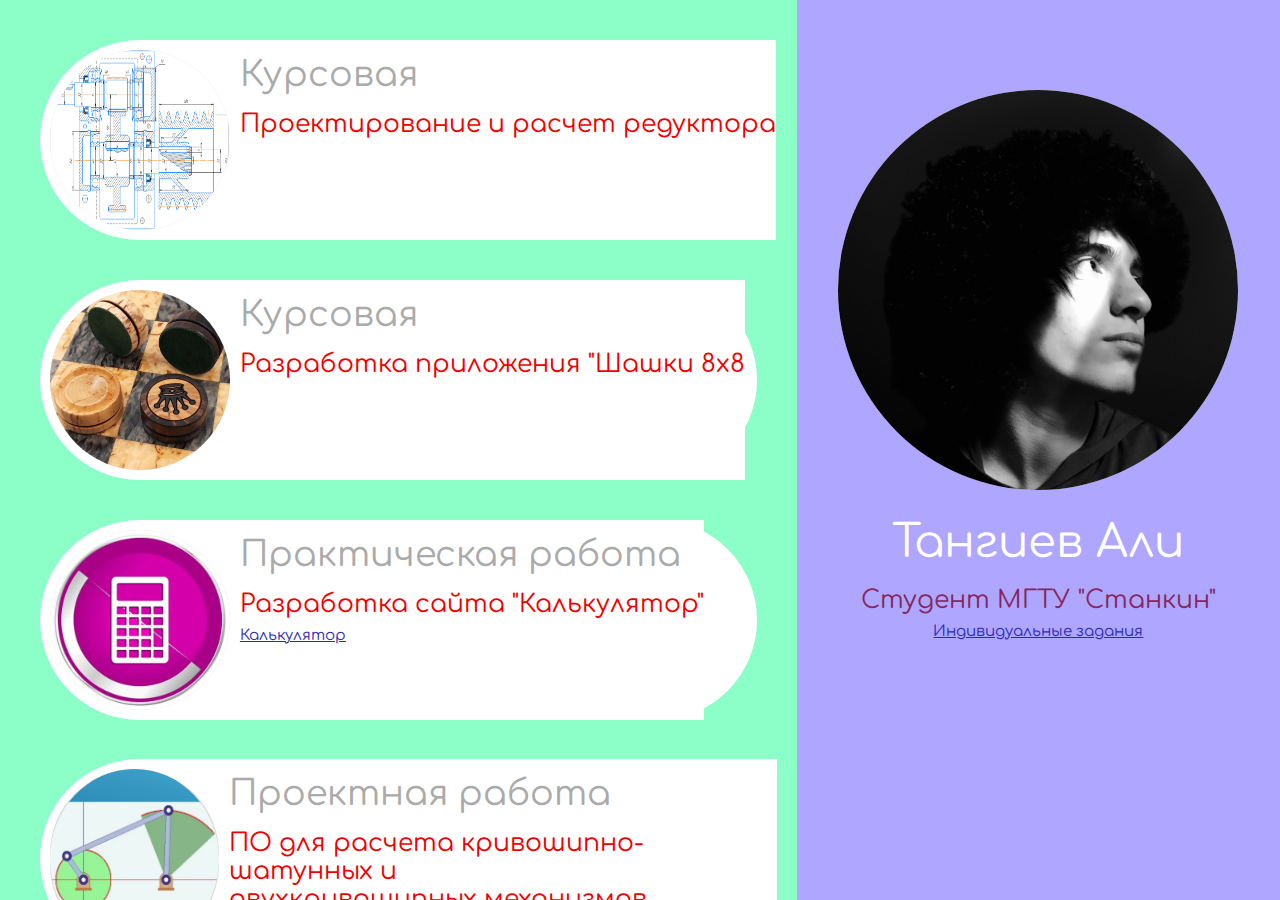
<file: index.html>
<!DOCTYPE html>
<html lang="en">
<head>
    <meta charset="UTF-8">
    <meta http-equiv="X-UA-Compatible" content="IE=edge">
    <meta name="viewport" content="width=device-width, initial-scale=1.0">
    <link rel="stylesheet" href="style.css"><link href="https://fonts.googleapis.com/css2?family=Comfortaa:wght@300;700&display=swap" rel="stylesheet">
    <title>Резюме</title>
</head>
<body>
    <div class="content">
        <div class="skills">
            <div class="skill-block">
                <div class="photo">
                    <img src="images\Mehanica1.png" alt="foto">
                </div>
                <div class="text-content">
                    <div class="work_name">Курсовая</div>
                    <div class="work_rev">Проектирование и расчет редуктора</div>
                </div>
            </div>
            <div class="skill-block">
                <div class="photo">
                    <img src="images\Checkers1.jpg" alt="foto">
                </div>
                <div class="text-content">
                    <div class="work_name">Курсовая</div>
                    <div class="work_rev">Разработка приложения "Шашки 8х8</div>
                </div>
            </div>
            <div class="skill-block">
                <div class="photo">
                    <img src="images\Calculator1.jpg" alt="foto">
                </div>
                <div class="text-content">
                    <div class="work_name">Практическая работа</div>
                    <div class="work_rev">Разработка сайта "Калькулятор"</div>
                        <div class="work_rev">
                            <a href="jstestapp.html">Калькулятор</a>
                        </div>
                </div>
            </div>
            <div class="skill-block">
                <div class="photo">
                    <img src="images\Proekt1.png" alt="foto">
                </div>
                <div class="text-content">
                    <div class="work_name">Проектная работа</div>
                    <div class="work_rev">ПО для расчета кривошипно-шатунных и</div>
                    <div class="work_rev">двухкривошипных механизмов</div>
                </div>
            </div>
        </div>
        <div class="info">
            <div class="image">
                <img src="images\Avatar1.jpg" alt="foto">
            </div>
            <div class="name">Тангиев Али</div>
            <div class="rev">Студент МГТУ "Станкин"</div>
            <div class="rev">
                <a href="form.html">Индивидуальные задания</a>
            </div>
        </div>
    </div>
</body>
</html>
</file>
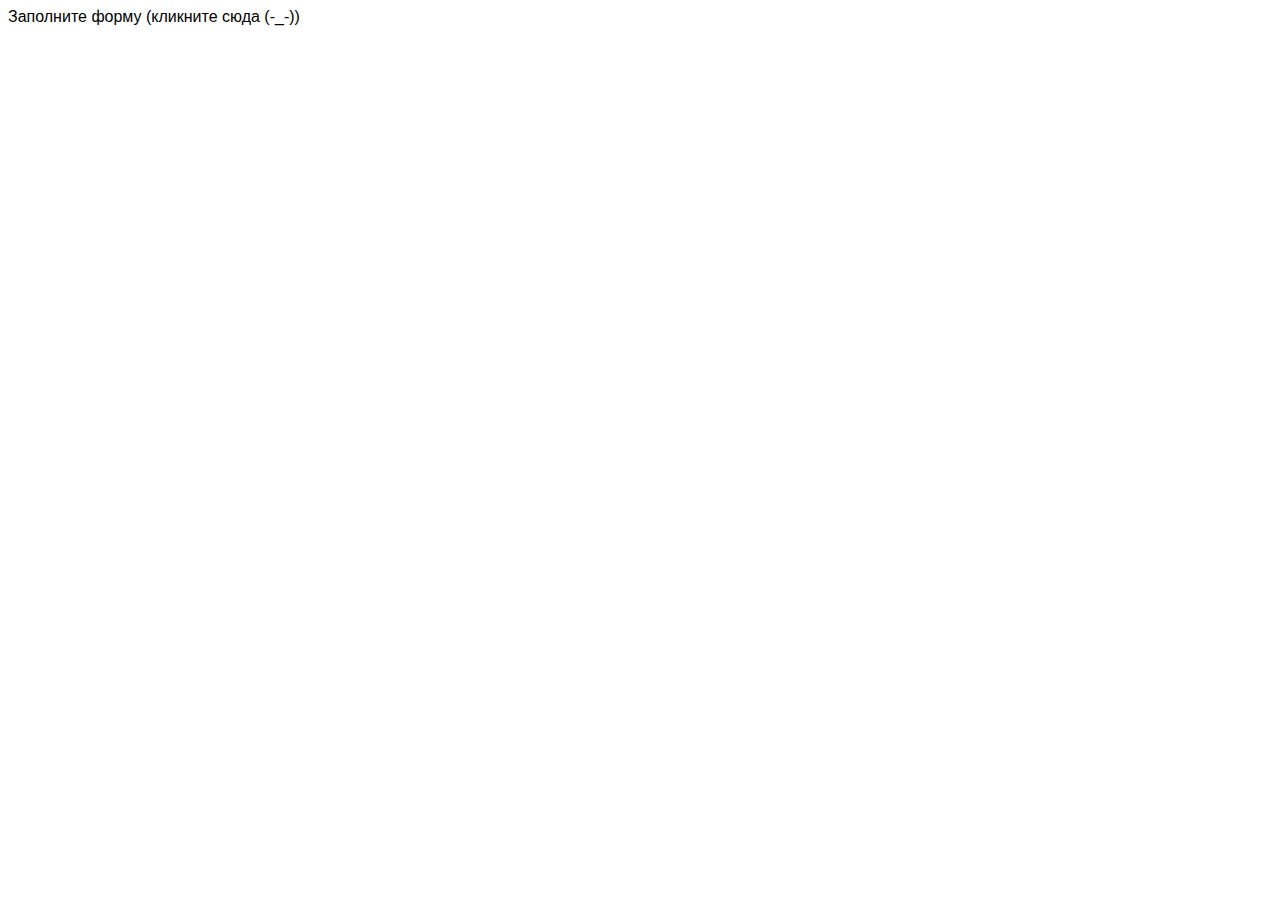
<file: form.html>
<!DOCTYPE html>
<html lang="en">
<head>
    <meta charset="UTF-8">
    <meta http-equiv="X-UA-Compatible" content="IE=edge">
    <meta name="viewport" content="width=device-width, initial-scale=1.0">
    <title>Индивидуальные задания</title>
</head>
<style>
    body{
        font-family: 'Trebuchet MS', 'Lucida Sans Unicode', 'Lucida Grande', 'Lucida Sans', Arial, sans-serif;
    }
    h1{
        font-size: 45px;
    }
    .button{
        font-family: 'Trebuchet MS', 'Lucida Sans Unicode', 'Lucida Grande', 'Lucida Sans', Arial, sans-serif;
        background-color: #e3e300;
        color:rgb(0, 0, 0);
        border: 2px solid #9d9d00;
    }
    .button:hover{
        font-family: 'Trebuchet MS', 'Lucida Sans Unicode', 'Lucida Grande', 'Lucida Sans', Arial, sans-serif;
        background-color: #858500;
        color:rgb(0, 0, 0);
        border: 2px solid #444400;
    }
</style>
<script>
    function Start(){
        vkl.style.display = "none";
        forma.style.display = "none";
    }
    function calcD() {
        if(_i1.value<_i2.value)
            alert(_i1.value);
        if(_i2.value<_i1.value)
            alert(_i2.value);
        if(_i2.value==_i1.value)
            alert("Они равны");
    }
    function sayMyName() {
        let name = "Али";
        let admin;
        admin = name;
        alert(admin);
    }
    function oldyAreHere() {
        var year = prompt('Сколько вам лет?','Введите сюда ваш возраст');
        var tochno = confirm('Вы уверены, что вам '+year+'?');
        if(!tochno)
            oldyAreHere();
        if(tochno)
            alert('Принято, выполняющему '+year+' лет');
    }
    function Check() {
        if((_i1.value!="")&&(_i2.value!="")&&(_name.value!="")&&(comm.value!="")){
            vkl.style.display = "block";
            setForm.style.display = "none";
        }
    }
    function _сheck() {
        if((l1.checked)||(l2.checked)||(l3.checked)||(l4.checked)||(l5.checked))
        if(l6.checked){
            alert("У вас есть способность прогать и считать)"); 
            return true;
        }
    }
    function viklCheck(){
        l1.setAttribute("disabled", "false");
        l2.setAttribute("disabled", "false");
        l3.setAttribute("disabled", "false");
        l4.setAttribute("disabled", "false");
        l5.setAttribute("disabled", "false");
        alert("Молодец тебя взяли в ГУЛАГ ╰(▔∀▔)╯\n⣿⣿⣿⣿⣿⣿\n⣿⣿\n⣿⣿⣿⣿\n⣿⣿\n⣿⣿\n⣿⣿");
        alert("                ⠀⠀⠀ ⣀⣀⣤⠤⠤⣤⣀⡀⠀⠀⠀⠀⠀⠀⠀⠀⠀⠀⠀⠀\n⠀⠀⠀⠀⠀⡠⠚⢳⠖⠋⠁⠀⠀⠀⠀⠀⠀⠉⠱⠖⠉⠳⡄⠀⠀⠀⠀⠀⠀⠀\n⠀⠀⠀⠀⡸⠁⠀⠈⣠⠤⣄⡀⠀⠀⠀⣀⣀⡀⠀⢠⠀⠀⠸⡄⠀⠀⠀⠀⠀⠀\n⠀⠀⠀⠀⡇⠀⢀⡜⠀⣤⠀⢱⠤⢤⡎⠁⡀⠈⣦⢼⠀⠀⠀⡇⠀⠀⠀⠀⠀⠀\n⠀⠀⠀⠀⠙⠲⡾⠻⣄⣀⡴⠚⠃⠀⢧⡀⠁⣀⠏⠘⠦⢴⡞⠁⠀⠀⠀⠀⠀⠀\n⠀⠀⠀⠀⢠⠎⠀⠀⢀⠉⢧⣀⣀⣠⠇⠉⠉⣅⠀⠀⠀⠈⡇⠀⠀⠀⠀⠀⠀⠀\n⠀⠀⠀⠀⡎⠀⠀⢠⡋⠓⠒⠶⠶⠒⠒⠚⠉⠀⠀⠀⠀⠀⢹⠀⠀⠀⠀⠀⠀⠀\n⠀⠀⠀⠰⡇⠀⠀⠀⢱⡀⠀⠀⠀⠀⠀⠀⠀⠀⠀⠀⠀⠀⡼⠀⠀⠀⠀⠀⠀⠀\n⠀⠀⠀⠀⢇⠀⠀⡔⠋⠁⠀⠀⠀⠀⠀⢀⠀⠀⠀⠀⠀⢀⡇⠀⠀⠀⠀\n⠀⠀⠀⠀⠘⢆⠘⣇⠀⠀⢀⣄⠀⠀⠀⢸⠀⠀⠀⠀⠀⢸⠃⠀⠀⠀⠀\n⠀⠀⠀⠀⠀⠀⡗⠎⠙⠋⠁⠈⠓⠲⠒⠁⠀⠀⠀⠀⠀⣼⠀⠀⠀⠀⠀\n⠀⠀⠀⠀⠀⣼⣷⣤⣀⠀⠀⠀⠀⠀⠀⠀⠀⣀⣠⣴⣿⣿⣇⠀⠀⠀⠀⠀\n⠀⠀⣀⠴⠊⠙⢿⣿⣿⣿⣷⣶⣶⣶⣶⣿⣿⣿⣿⣿⠟⠋⠈⠳⢄⠀⠀⠀\n⢀⡞⠁⠀⡀⡄⠀⠈⠙⡟⠿⠿⠿⠿⠿⠿⠛⠋⠉⠀⠀⠀⠀⠀⠀⠑⢄⠀⠀");
        alert("⣿⠉⣿⠉⣿⡏⠹⡏⢹⡏⢹⣿⣿⠉⣿⠉⣿⡟⢋⠛⣿⠉⡟⢉⡏⠹⠏⣹⣿\n⣿⡄⣿⡄⣿⡇⡄⠁⢸⡇⢸⣿⣿⡄⣿⡄⣿⡄⣿⣿⣿⡄⡀⢻⣿⡄⢠⣿⣿\n⣿⣦⣤⣴⣿⣧⣿⣤⣼⣧⣬⣭⣿⣦⣤⣴⣿⣧⣤⣤⣿⣤⣷⣤⣿⣧⣼⣿⣿"); 
    }
    function SetForm(){
        forma.style.display = "block";
    }
</script>
<body onload="Start()">
    <div id="setForm" onclick="SetForm()">Заполните форму (кликните сюда (-_-))</div>
    <div id="forma">
        <h1>Индивидуальное задание №1</h1>
        <input type="text" size="40" onchange="Check()" id = "_i1">
        <input type="text" size="40" onchange="Check()" id = "_i2">
        <input type="submit" class="button" value="Проверить" onclick="calcD()">
        <h1>Индивидуальное задание №2</h1>
        <input type="submit" class="button" value="Спросить про имя" onclick="sayMyName()">
        <h1>Индивидуальное задание №3</h1>
        <input type="submit" class="button" value="Спросить про возраст" onclick="oldyAreHere()">
        <h1>Индивидуальное задание №4</h1>
        <h1>Ваше имя:</h1>
        <input type="text" size="40" onchange="Check()" id = "_name">
        <h1>Какие навыки у вас есть?</h1>
        <p><input type="checkbox" name="a" value="Знание C++" id="l1">Знание C++</p>
        <p><input type="checkbox" name="a" value="Знание C#" id="l2">Знание C#</p>
        <p><input type="checkbox" name="a" value="Знание Python" id="l3">Знание Python</p>
        <p><input type="checkbox" name="a" value="Знание языка РКС" id="l4">Знание языка РКС</p>
        <p><input type="checkbox" name="a" value="Знание G кода" id="l5">Знание G кода</p>
        <p><input type="checkbox" name="a" value="Знание арифметики" id="l6" onclick="_сheck()">Знание арифметики</p>
        <h1>Комментарий</h1>
        <textarea name="comment" onchange="Check()" cols="40" rows="3" id = "comm"></textarea>
        <input type="submit" class="button" value="Меня возьмут" onclick="viklCheck()" id="vkl">
    </div>
</body>
</html>
</file>
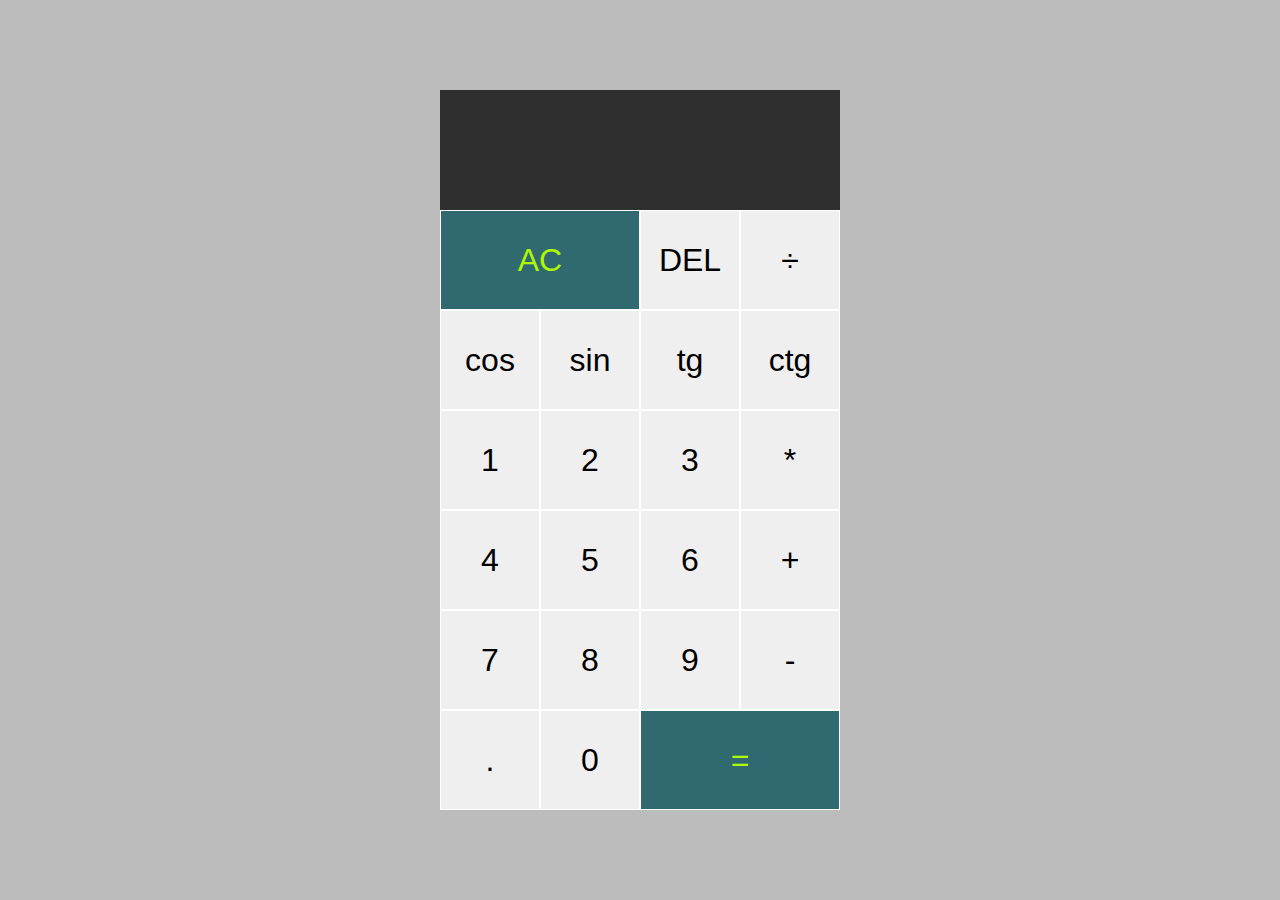
<file: jstestapp.html>
<html lang="en" dir="ltr">
    <head>
        <meta charset="utf-8">
        <title>Calculator</title>
        <link href="calc_style.css" rel="stylesheet">
        <script src="calc_script.js" defer></script>
    </head>
    <body>
        <div class="calculator-grid">
            <div class="output">
                <div data-previous-operand class="previous-operand"></div>
                <div data-current-operand class="current-operand"></div>
            </div>
            <button data-all-clear class="span-two">AC</button>
            <button data-delete>DEL</button>
            <button data-operation>÷</button>
            <button data-operation>cos</button>
            <button data-operation>sin</button>
            <button data-operation>tg</button>
            <button data-operation>ctg</button>
            <button data-number>1</button>
            <button data-number>2</button>
            <button data-number>3</button>
            <button data-operation>*</button>
            <button data-number>4</button>
            <button data-number>5</button>
            <button data-number>6</button>
            <button data-operation>+</button>
            <button data-number>7</button>
            <button data-number>8</button>
            <button data-number>9</button>
            <button data-operation>-</button>
            <button data-number>.</button>
            <button data-number>0</button>
            <button data-equals class="span-two">=</button>
        </div>
    </body>
</html>
</file>
<file: style.css>
body, html{
    height: 100%;
    width: 100%;
    margin: 0;
    overflow: hidden;
    font-family: 'Comfortaa', cursive;
}
img{
    height: 100%;
    width: 100%;
    border-radius: 100%;
}
.content{
    position: relative;
    height: 100%;
    width: 100%;
    display: flex;
}
.skills{
    position: relative;
    height: 100%;
    width: 66%;
    background-color: rgb(140, 255, 201);
    overflow: auto;
}
.info{
    position: relative;
    height: 100%;
    width: 40%;
    background-color: rgb(175, 166, 255);
}
.image{
    position: relative;
    margin: auto;
    top: 10%;
    height: 400px;
    width: 400px;
    border-radius: 400px;
    background-color: rgb(255, 255, 255);
}
.name{
    position: relative;
    margin: auto;
    top: 13%;
    width: 80%;
    background-color: rgba(255, 255, 255, 0);
    color: rgb(255, 255, 255);
    font-size: 45px;
    text-align: center;
}
.rev{
    position: relative;
    margin: auto;
    top: 15%;
    width: 80%;
    background-color: rgba(255, 255, 255, 0);
    color: rgb(133, 39, 97);
    font-size: 25px;
    text-align: center;
}
a{
    color: rgb(45, 43, 180);
    font-size: 15px;
}
.skill-block{
    position: relative;
    margin-top: 5%;
    border-radius: 200px;
    left: 5%;
    width: 90%;
    background-color: rgb(255, 255, 255);
    display: flex;
}
.photo{
    position: relative;
    top: 10px;
    left: 10px;
    height: 180px;
    width: 180px;
    border-radius: 180px;
    background-color: rgb(219, 219, 219);
}
.text-content{
    position: relative;
    height: 200px;
    left: 20px;
    width: auto;
    background-color: rgb(255, 255, 255);
}
.work_name{
    position: relative;
    top: 0%;
    width: 100%;
    background-color: rgba(255, 255, 255, 0);
    color: rgb(170, 170, 170);
    font-size: 35px;
    text-align: left;
    line-height: 2em;
}
.work_rev{
    position: relative;
    top: 0%;
    width: 100%;
    background-color: rgba(255, 255, 255, 0);
    color: rgb(240, 0, 0);
    font-size: 25px;
    text-align: left;
}
::-webkit-scrollbar { width: 0px; height: 0px;}
</file>
<file: calc_style.css>
body {
  margin: 0;
  padding: 0;
  background: #bcbcbc;
}
  
.calculator-grid {
  display: grid;
  justify-content: center;
  align-content: center;
  min-height: 100vh;
  grid-template-columns: repeat(4, 100px);
  grid-template-rows: minmax(120px, auto) repeat(6, 100px);
}
  
.calculator-grid > button {
  cursor: pointer;
  font-size: 2rem;
  border: 1px, solid #FFFFFF;
  outline: none;
  background-color: rbga(255, 255, 255, 0.75);
}
  
.calculator-grid > button:hover {
  background-color: #a9a9a9;
}
  
.span-two {
  grid-column: span 2;
  color: #adf802;
  background-color: rgba(14, 84, 94, 0.8);
}
    
.output{
  grid-column: 1 / -1;
  background-color: rgba(0, 0, 0, 0.75);
  display: flex;
  align-items: flex-end;
  justify-content: space-around;
  flex-direction: column;
  padding: 10px;
  word-wrap: break-word;
  word-break: break-all;
}
    
.output .previous-operand{
  color: rgba(255,255, 255, 0.75);
  font-size: 1.5rem;
}
    
.output .current-operand{
  color: white;
  font-size: 2.5rem;
}
</file>
